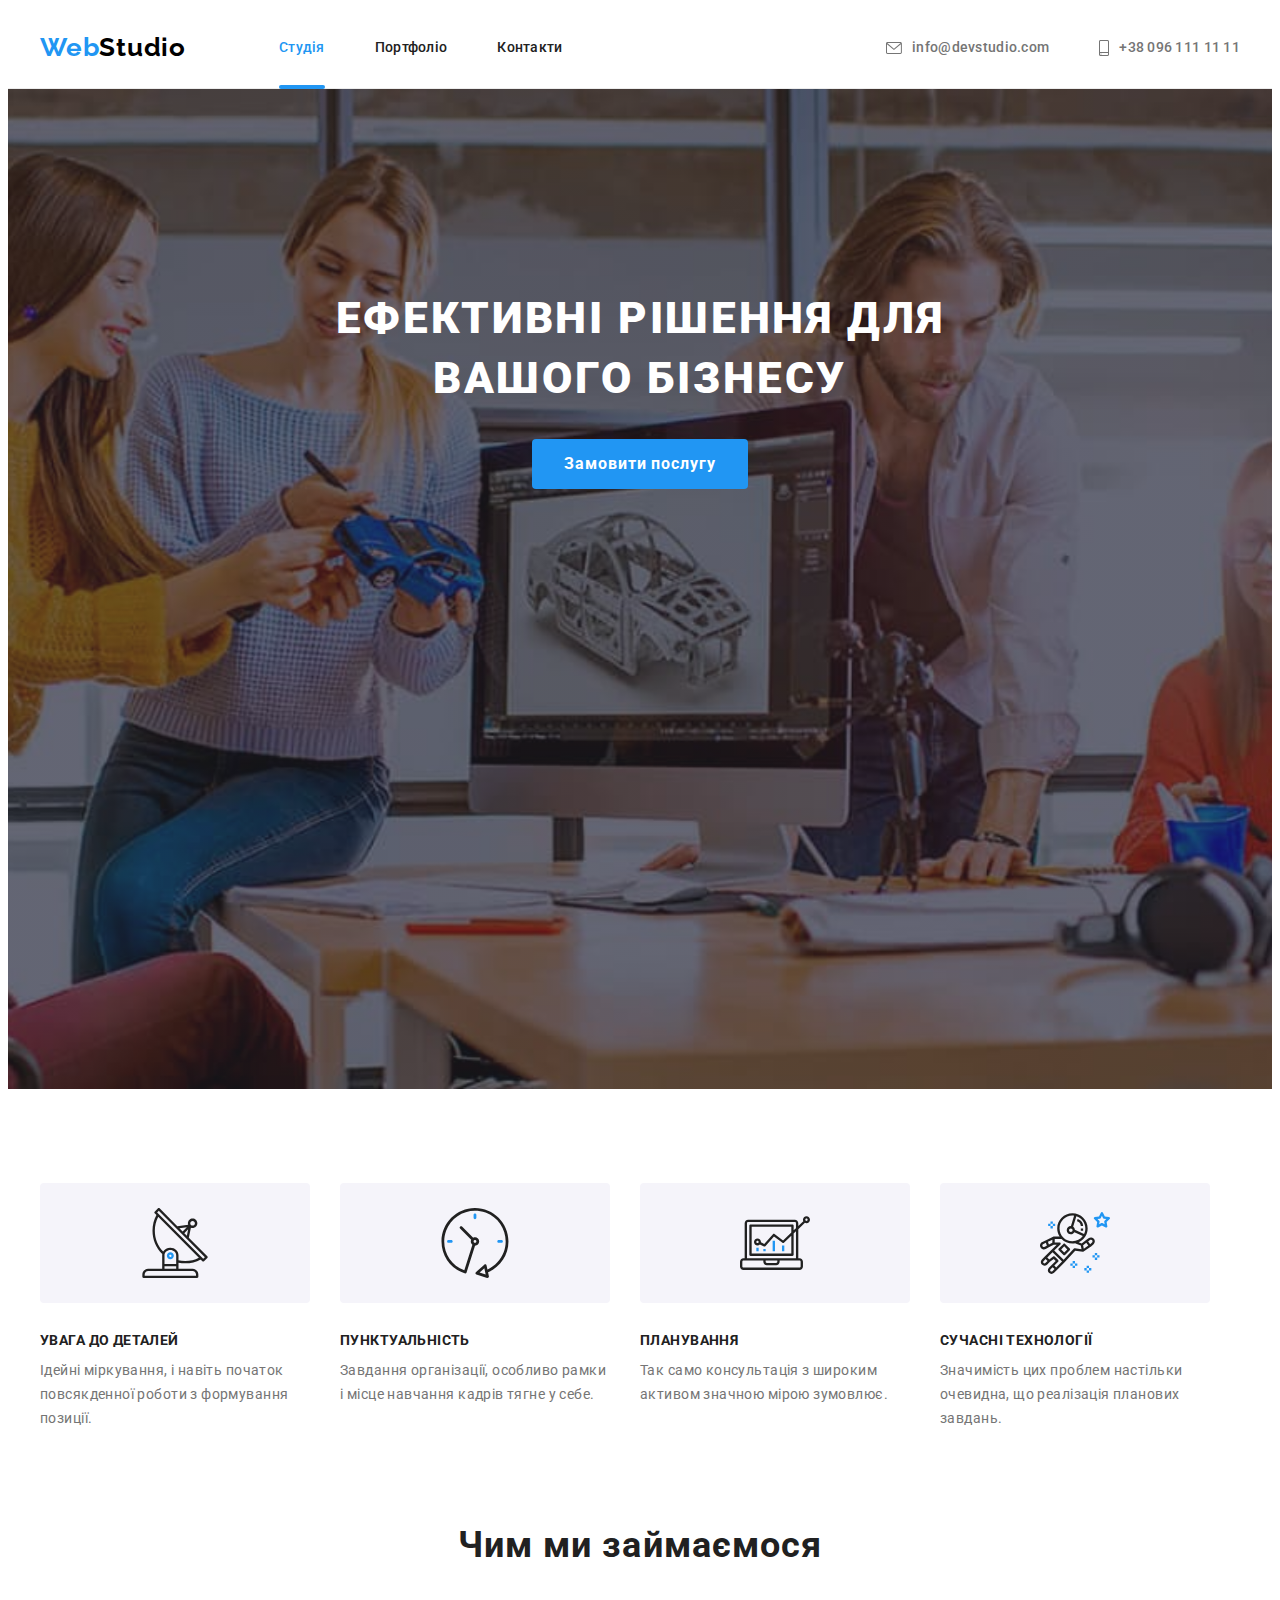
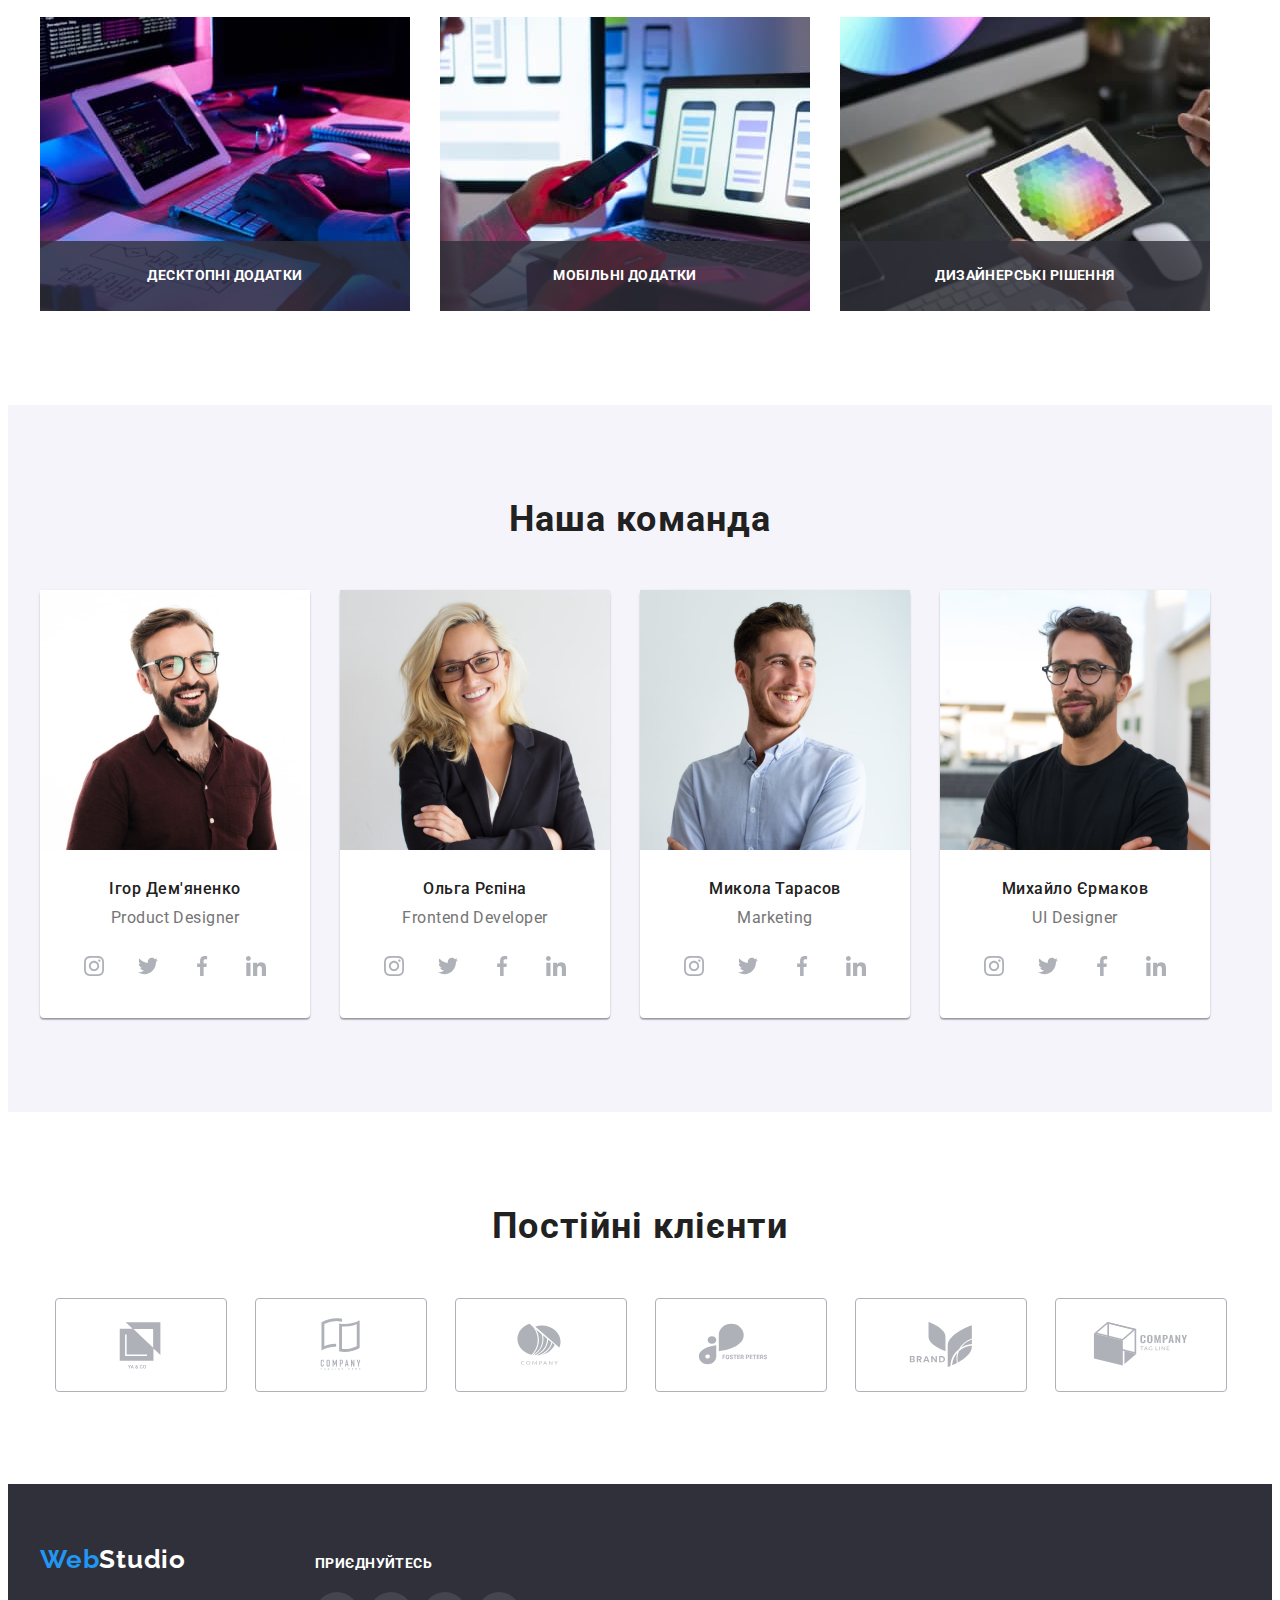
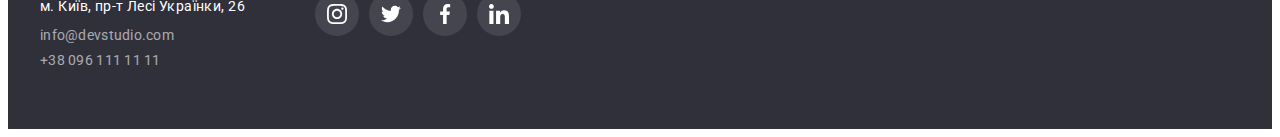
<file: index.html>
<!DOCTYPE html>
<html lang="uk">
<head>
    <meta charset="UTF-8">
    <meta http-equiv="X-UA-Compatible" content="IE=edge">
    <meta name="viewport" content="width=device-width, initial-scale=1.0">
    <title>Document</title>
    <link rel="preconnect" href="https://fonts.googleapis.com" />
    <link rel="preconnect" href="https://fonts.gstatic.com" crossorigin />
    <link href="https://fonts.googleapis.com/css2?family=Raleway:wght@700&family=Roboto:wght@400;500;700;900&display=swap" rel="stylesheet" />
    <!-- Modern-normalize -->
    <link rel="stylesheet" href="https://cdnjs.cloudflare.com/ajax/libs/modern-normalize/1.1.0/modern-normalize.min.css"
    integrity="sha512-wpPYUAdjBVSE4KJnH1VR1HeZfpl1ub8YT/NKx4PuQ5NmX2tKuGu6U/JRp5y+Y8XG2tV+wKQpNHVUX03MfMFn9Q=="
    crossorigin="anonymous" referrerpolicy="no-referrer" />
    <link rel="stylesheet" href="./css/styles.css" />
</head>

<body class="body-studio">
    <!--Шапка сайта-->
   <header class="header-studio">
    <div class="container hd-cont">
    
        <a href="./index.html" class="logo" lang="en"><span class="logo-web">Web</span>Studio</a>
    <nav>
        <ul class="site-nav-list">
            <li class="header-item"><a href="./index.html" class="site-nav-link-act act">Студія</a></li>
            <li class="header-item"><a href="./portfolio.html" class="site-nav-link">Портфоліо</a></li>
            <li class="header-item"><a href="" class="site-nav-link">Контакти</a></li>
        </ul> 
    </nav>
    <ul class="list-contact">
        <li class="list-contact-item"><a href="mailto:info@devstudio.com" class="list-contact-link"><svg class="heder-soc-icon" width="16" height="12">
            <use xlink:href="./images/portfolioimg/hw-4/symbol-defs.svg#email"></use></svg>info@devstudio.com</a></li>
        <li class="list-contact-item"><a href="tel:+380961111111" class="list-contact-link"><svg class="heder-soc-icon" width="10" height="16">
            <use xlink:href="./images/portfolioimg/hw-4/symbol-defs.svg#phone"></use></svg>+38 096 111 11 11</a></li>
    </ul>
    </div>
   </header>

    <main class="main-studio">
    <section class="hero bg-hero">
    <div class="hero-container">
        <h1 class="hero-full">Ефективні рішення для вашого бізнесу</h1>
        <button class="hero-full-button" name="choise" value="mainbutton" type="button" data-modal-open>Замовити послугу</button>
    </div>
    <!-- МОДАЛЬНОЕ ОКНО -->
    <div class="backdrop is-hidden" data-modal>
        <div class="modal">
            <button type="button" class="modal-btn" data-modal-close>
                <svg class="modal-icon" width="18" height="18">
                    <use xlink:href="./images/portfolioimg/hw-4/symbol-defs.svg#close"></use>
                </svg>
            </button>
        </div>
    </div>
    </section>

    <section class="section-feature">
        <div class="container">
            <h2 class="visually-hidden">особливості</h2>
            <ul class="section-feature-list">
                <li class="section-feature-item">
                    <div class="directions-link">
                        <svg class="directions-icon" width="70" height="70">
                            <use xlink:href="./images/portfolioimg/hw-4/symbol-defs.svg#antenna"></use>
                        </svg>
                    </div>
                    <h3 class="section-feature-item-title">Увага до деталей</h3> 
                    <p class="section-feature-item-p">Ідейні міркування, і навіть початок повсякденної роботи з формування позиції.</p>
                </li>
                <li class="section-feature-item">
                    <div class="directions-link">
                        <svg class="directions-icon" width="70" height="70">
                            <use xlink:href="./images/portfolioimg/hw-4/symbol-defs.svg#clock"></use>
                        </svg>
                    </div>
                    <h3 class="section-feature-item-title">Пунктуальність</h3>
                    <p class="section-feature-item-p">Завдання організації, особливо рамки і місце навчання кадрів тягне у себе.</p>
                </li>
                <li class="section-feature-item">
                    <div class="directions-link">
                        <svg class="directions-icon" width="70" height="70">
                            <use xlink:href="./images/portfolioimg/hw-4/symbol-defs.svg#diagram"></use>
                        </svg>
                    </div>
                    <h3 class="section-feature-item-title">Планування</h3>
                    <p class="section-feature-item-p">Так само консультація з широким активом значною мірою зумовлює.</p>
                </li>
                <li class="section-feature-item">
                    <div class="directions-link">
                        <svg class="directions-icon" width="70" height="70">
                            <use xlink:href="./images/portfolioimg/hw-4/symbol-defs.svg#astronaut"></use>
                        </svg>
                    </div>
                    <h3 class="section-feature-item-title">Сучасні технології</h3>
                    <p class="section-feature-item-p">Значимість цих проблем настільки очевидна, що реалізація планових завдань.</p>
                </li>
            </ul>
        </div>
    </section>
        <section class="section-services">
            <div class="container">
            <h2 class="section-services-title">Чим ми займаємося</h2>
            <ul class="section-services-works-list">
                <li class="section-services-img">
                    <div class="box-features-imgtext">
                    <img src="./images/img.jpg" class="section-services-works-foto" alt="чоловічі руки пишуть код" width="370" height="294">
                <p class="features-imgtext">Десктопні додатки</p></div></li>
                <li class="section-services-img">
                    <div class="box-features-imgtext">
                    <img src="./images/img(1).jpg" class="section-services-works-foto" alt="жіночі руки тримають телефон" width="370" height="294">
                <p class="features-imgtext">Мобільні додатки</p></div></li>
                <li class="section-services-img">
                    <div class="box-features-imgtext">
                    <img src="./images/img(2).jpg" class="section-services-works-foto" alt="жіночі руки тримають планшет та малюють на ньому" width="370" height="294">
                <p class="features-imgtext">Дизайнерські рішення</p></div></li>
            </ul>
            </div>
        </section>
        <section class="section-team">
        <div class="container">
            <h2 class="section-team-title">Наша команда</h2>
            <ul class="section-team-working-people">
                <li class="section-team-list">
                    <img src="./images/imgw.jpg" class="section-team-foto" alt="світловолосий чоловік в окулярах та червоній сорочці" width="270" height="260">
                    <div class="team-working">
                    <h3 class="section-team-name">Ігор Дем'яненко</h3>
                    <p class="section-team-profession" lang="en">Product Designer</p>
                    <ul class="team-social-networks">
                        <li class="team-social-networks-item">
                            <a class="team-social-networks-item-link" href="#">
                                <svg class="icon-link" width="20" height="20"><use href="./images/portfolioimg/hw-4/symbol-defs.svg#instagram"></use></svg>
                            </a></li>
                        <li class="team-social-networks-item">
                            <a class="team-social-networks-item-link" href="#">
                                <svg class="icon-link" width="20" height="20"><use href="./images/portfolioimg/hw-4/symbol-defs.svg#twitter"></use></svg>
                            </a></li>
                        <li class="team-social-networks-item">
                            <a class="team-social-networks-item-link" href="#">
                                <svg class="icon-link" width="20" height="20"><use href="./images/portfolioimg/hw-4/symbol-defs.svg#facebook"></use></svg>
                            </a></li>
                        <li class="team-social-networks-item">
                            <a class="team-social-networks-item-link" href="#">
                                <svg class="icon-link" width="20" height="20"><use href="./images/portfolioimg/hw-4/symbol-defs.svg#linkedin"></use></svg>
                            </a></li>
                    </ul>
                    </div>
                </li>
                <li class="section-team-list">
                    <img src="./images/img(1w).jpg" class="section-team-foto" alt="світловолоса жінка в окулярах та чорному жакеті" width="270" height="260">
                    <div class="team-working">
                    <h3 class="section-team-name">Ольга Рєпіна</h3>
                    <p class="section-team-profession" lang="en">Frontend Developer</p>
                    <ul class="team-social-networks">
                        <li class="team-social-networks-item">
                            <a class="team-social-networks-item-link" href="#">
                                <svg class="icon-link" width="20" height="20">
                                    <use href="./images/portfolioimg/hw-4/symbol-defs.svg#instagram"></use>
                                </svg>
                            </a>
                        </li>
                        <li class="team-social-networks-item">
                            <a class="team-social-networks-item-link" href="#">
                                <svg class="icon-link" width="20" height="20">
                                    <use href="./images/portfolioimg/hw-4/symbol-defs.svg#twitter"></use>
                                </svg>
                            </a>
                        </li>
                        <li class="team-social-networks-item">
                            <a class="team-social-networks-item-link" href="#">
                                <svg class="icon-link" width="20" height="20">
                                    <use href="./images/portfolioimg/hw-4/symbol-defs.svg#facebook"></use>
                                </svg>
                            </a>
                        </li>
                        <li class="team-social-networks-item">
                            <a class="team-social-networks-item-link" href="#">
                                <svg class="icon-link" width="20" height="20">
                                    <use href="./images/portfolioimg/hw-4/symbol-defs.svg#linkedin"></use>
                                </svg>
                            </a>
                        </li>
                    </ul>
                    </div>
                </li>
                <li class="section-team-list">
                    <img src="./images/img(2w).jpg" class="section-team-foto" alt="світловолосий чоловік в білій сорочці" width="270" height="260">
                    <div class="team-working">
                    <h3 class="section-team-name">Микола Тарасов</h3>
                    <p class="section-team-profession" lang="en">Marketing</p>
                    <ul class="team-social-networks">
                        <li class="team-social-networks-item">
                            <a class="team-social-networks-item-link" href="#">
                                <svg class="icon-link" width="20" height="20">
                                    <use href="./images/portfolioimg/hw-4/symbol-defs.svg#instagram"></use>
                                </svg>
                            </a>
                        </li>
                        <li class="team-social-networks-item">
                            <a class="team-social-networks-item-link" href="#">
                                <svg class="icon-link" width="20" height="20">
                                    <use href="./images/portfolioimg/hw-4/symbol-defs.svg#twitter"></use>
                                </svg>
                            </a>
                        </li>
                        <li class="team-social-networks-item">
                            <a class="team-social-networks-item-link" href="#">
                                <svg class="icon-link" width="20" height="20">
                                    <use href="./images/portfolioimg/hw-4/symbol-defs.svg#facebook"></use>
                                </svg>
                            </a>
                        </li>
                        <li class="team-social-networks-item">
                            <a class="team-social-networks-item-link" href="#">
                                <svg class="icon-link" width="20" height="20">
                                    <use href="./images/portfolioimg/hw-4/symbol-defs.svg#linkedin"></use>
                                </svg>
                            </a>
                        </li>
                    </ul>
                    </div>
                </li>
                <li class="section-team-list">
                    <img src="./images/img(3w).jpg" class="section-team-foto" alt="темноволосий чоловік в окулярах та чорній сорочці" width="270" height="260">
                    <div class="team-working">
                    <h3 class="section-team-name">Михайло Єрмаков</h3>
                    <p class="section-team-profession" lang="en">UI Designer</p>
                    <ul class="team-social-networks">
                        <li class="team-social-networks-item">
                            <a class="team-social-networks-item-link" href="#">
                                <svg class="icon-link" width="20" height="20">
                                    <use href="./images/portfolioimg/hw-4/symbol-defs.svg#instagram"></use>
                                </svg>
                            </a>
                        </li>
                        <li class="team-social-networks-item">
                            <a class="team-social-networks-item-link" href="#">
                                <svg class="icon-link" width="20" height="20">
                                    <use href="./images/portfolioimg/hw-4/symbol-defs.svg#twitter"></use>
                                </svg>
                            </a>
                        </li>
                        <li class="team-social-networks-item">
                            <a class="team-social-networks-item-link" href="#">
                                <svg class="icon-link" width="20" height="20">
                                    <use href="./images/portfolioimg/hw-4/symbol-defs.svg#facebook"></use>
                                </svg>
                            </a>
                        </li>
                        <li class="team-social-networks-item">
                            <a class="team-social-networks-item-link" href="#">
                                <svg class="icon-link" width="20" height="20">
                                    <use href="./images/portfolioimg/hw-4/symbol-defs.svg#linkedin"></use>
                                </svg>
                            </a>
                        </li>
                    </ul>
                    </div>
                </li>
            </ul>
        </div>
        </section>
        <section class="section">
            <div class="container">
                <h1 class="section-services-title">Постійні клієнти</h1>
                <ul class="client-logo">
                    <li class="client-logo-item"><a class="client-logo-link" href="#"><svg class="icon-client-logo" width="106" height="60"><use href="./images/portfolioimg/hw-4/symbol-defs.svg#Logo"></use></svg></a></li>
                    <li class="client-logo-item"><a class="client-logo-link" href="#"><svg class="icon-client-logo" width="106" height="60"><use href="./images/portfolioimg/hw-4/symbol-defs.svg#Logo1"></use></svg></a></li>
                    <li class="client-logo-item"><a class="client-logo-link" href="#"><svg class="icon-client-logo" width="106" height="60"><use href="./images/portfolioimg/hw-4/symbol-defs.svg#Logo2"></use></svg></a></li>
                    <li class="client-logo-item"><a class="client-logo-link" href="#"><svg class="icon-client-logo" width="106" height="60"><use href="./images/portfolioimg/hw-4/symbol-defs.svg#Logo3"></use></svg></a></li>
                    <li class="client-logo-item"><a class="client-logo-link" href="#"><svg class="icon-client-logo" width="106" height="60"><use href="./images/portfolioimg/hw-4/symbol-defs.svg#Logo4"></use></svg></a></li>
                    <li class="client-logo-item"><a class="client-logo-link" href="#"><svg class="icon-client-logo" width="106" height="60"><use href="./images/portfolioimg/hw-4/symbol-defs.svg#Logo5"></use></svg></a></li>
                </ul>
            </div>

        </section>
    </main>

    <footer class="footer-studio">
        <div class="container footer-container">
        <div>
        <a href="./index.html" class="logo-footer" lang="en"><span class="logo-web">Web</span>Studio</a>
        <address class="footer-add-studio">
            <ul class="footer-studio-list">
                <li class="footer-item"><a href="" class="footer-studio-map">м. Київ, пр-т Лесі Українки, 26</a></li>
                <li class="footer-item"><a href="mailto:info@devstudio.com" class="footer-studio-contact">info@devstudio.com</a></li>
                <li class="footer-item"><a href="tel:+380961111111" class="footer-studio-contact">+38 096 111 11 11</a></li>
            </ul>
        </address>
        </div>
        <div class="goin">
            <p class="footer-goin">приєднуйтесь</p>
            <ul class="footer-soc-list list">
                <li class="footer-soc-item">
                    <a href="#" class="footer-soc-link">
                        <svg class="footer-soc-icon" width="20" height="20">
                            <use xlink:href="./images/portfolioimg/hw-4/symbol-defs.svg#instagram"></use>
                        </svg>
                    </a>
                </li>
                <li class="footer-soc-item list">
                    <a href="#" class="footer-soc-link">
                        <svg class="footer-soc-icon" width="20" height="20">
                            <use xlink:href="./images/portfolioimg/hw-4/symbol-defs.svg#twitter"></use>
                        </svg>
                    </a>
                </li>
                <li class="footer-soc-item list">
                    <a href="#" class="footer-soc-link">
                        <svg class="footer-soc-icon" width="20" height="20">
                            <use xlink:href="./images/portfolioimg/hw-4/symbol-defs.svg#facebook"></use>
                        </svg>
                    </a>
                </li>
                <li class="footer-soc-item list">
                    <a href="#" class="footer-soc-link">
                        <svg class="footer-soc-icon" width="20" height="20">
                            <use xlink:href="./images/portfolioimg/hw-4/symbol-defs.svg#linkedin"></use>
                        </svg>
                    </a>
                </li>
            </ul>
        </div>
        </div>
    </footer>
    <script src="./js/modal.js"></script>
</body>
</html>
</file>
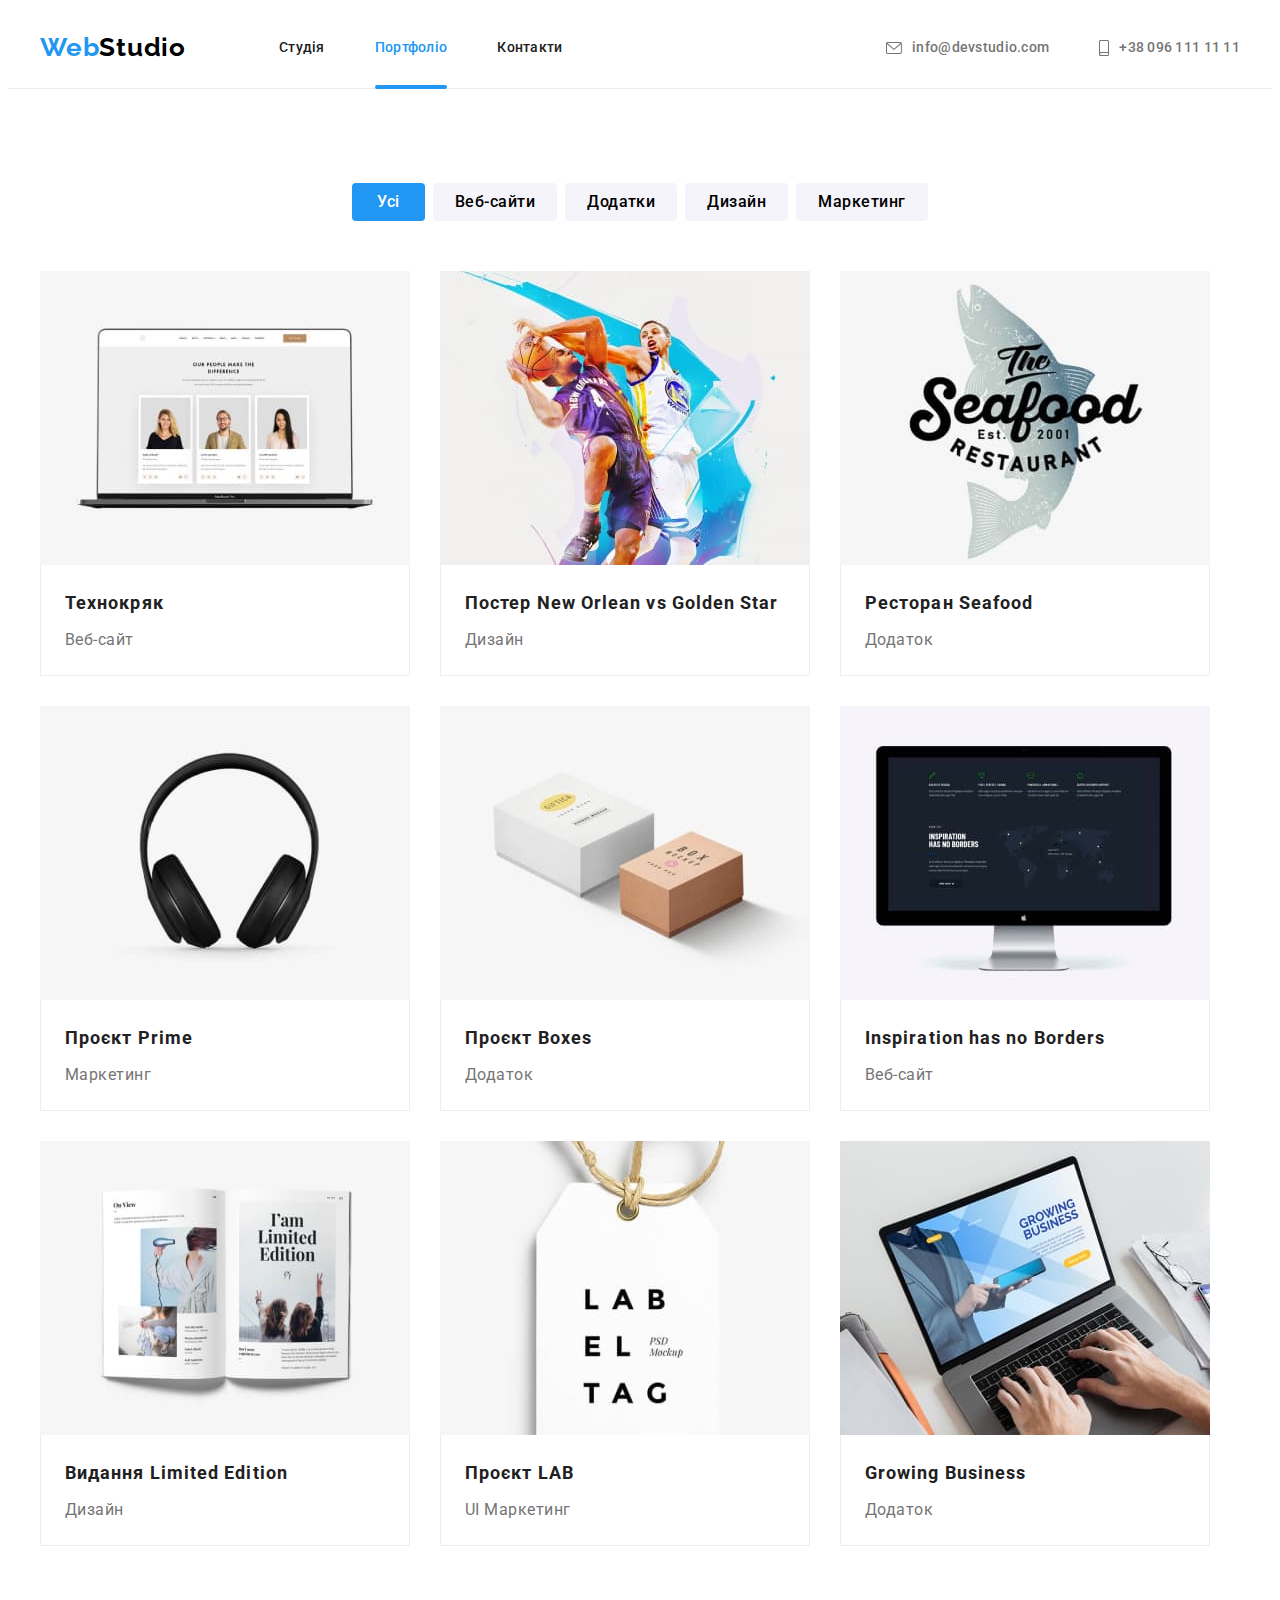
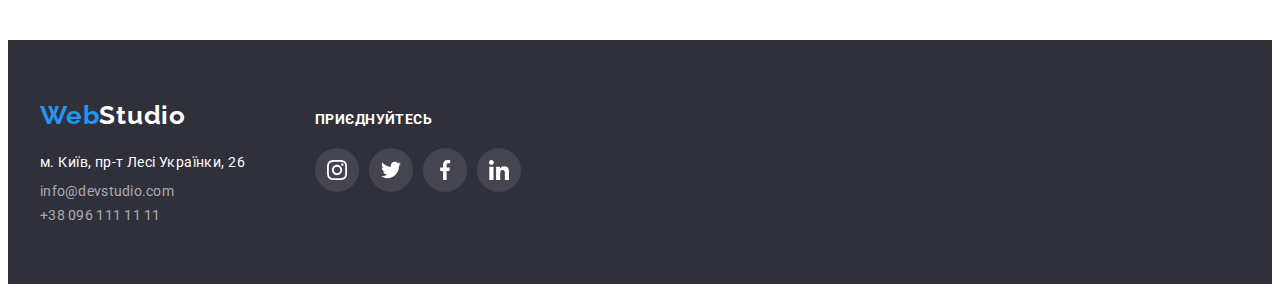
<file: portfolio.html>
<!DOCTYPE html>
<html lang="uk">
<head>
    <meta charset="UTF-8">
    <meta http-equiv="X-UA-Compatible" content="IE=edge">
    <meta name="viewport" content="width=device-width, initial-scale=1.0">
    <title>Document</title>
    <link rel="preconnect" href="https://fonts.googleapis.com" />
    <link rel="preconnect" href="https://fonts.gstatic.com" crossorigin />
    <link href="https://fonts.googleapis.com/css2?family=Raleway:wght@700&family=Roboto:wght@400;500;700;900&display=swap" rel="stylesheet" />
        <!-- Modern-normalize -->
    <link rel="stylesheet" href="https://cdnjs.cloudflare.com/ajax/libs/modern-normalize/1.1.0/modern-normalize.min.css"
    integrity="sha512-wpPYUAdjBVSE4KJnH1VR1HeZfpl1ub8YT/NKx4PuQ5NmX2tKuGu6U/JRp5y+Y8XG2tV+wKQpNHVUX03MfMFn9Q=="
    crossorigin="anonymous" referrerpolicy="no-referrer" />
    <link rel="stylesheet" href="./css/styles.css" />
</head>

<body class="body-studio">
    <!--Шапка сайта-->
<header class="header-studio">
    <div class="container hd-cont">
        <a href="./index.html" class="logo" lang="en"><span class="logo-web">Web</span>Studio</a>
    <nav>
        <ul class="site-nav-list">
            <li class="header-item"><a href="./index.html" class="site-nav-link">Студія</a></li>
            <li class="header-item"><a href="./portfolio.html" class="site-nav-link-act act">Портфоліо</a></li>
            <li class="header-item"><a href="" class="site-nav-link">Контакти</a></li>
        </ul>
    </nav>
        <ul class="list-contact">
            <li class="list-contact-item"><a href="mailto:info@devstudio.com" class="list-contact-link"><svg
                        class="heder-soc-icon" width="16" height="12">
                        <use xlink:href="./images/portfolioimg/hw-4/symbol-defs.svg#email"></use></svg>info@devstudio.com</a></li>
            <li class="list-contact-item"><a href="tel:+380961111111" class="list-contact-link"><svg
                        class="heder-soc-icon" width="10" height="16">
                        <use xlink:href="./images/portfolioimg/hw-4/symbol-defs.svg#phone"></use></svg>+38 096 111 11 11</a></li>
        </ul>
    </div>
</header>
    <main class="main-portfolio">
        <section class="portfolio-section">
            <div class="container">
            <h1 class="visually-hidden">наші послуги</h1>
            <ul class="portfolio-section-list">
                <li class="portfolio-sect-items"><button class="portfolio-button-act" name="choise" value="mainbutton" type="button">Усі</button></li>
                <li class="portfolio-sect-items"><button class="portfolio-button" name="choise" value="mainbutton" type="button">Веб-сайти</button></li>
                <li class="portfolio-sect-items"><button class="portfolio-button" name="choise" value="mainbutton" type="button">Додатки</button></li>
                <li class="portfolio-sect-items"><button class="portfolio-button" name="choise" value="mainbutton" type="button">Дизайн</button></li>
                <li class="portfolio-sect-items"><button class="portfolio-button" name="choise" value="mainbutton" type="button">Маркетинг</button></li>
            </ul>
            <ul class="portfolio-card-list">
                <li class="portfolio-card-item">
                    <a class="portfolio-card-item-link" href="#">
                        <div class="position-bord">
                    <img src="./images/portfolioimg/img.jpg" class="portfolio-card-item-foto" alt="фото трьох людей" width="370"
                        height="294">
                        <p class="bigbest-text">Ресурс пропонує комплексні пропозиції з різним рівнем функціоналу та сервісів. Все це дозволить відвідувачу отримати вичерпні відомості про компанію чи приватну особу.</p>
                        </div>
                        <div class="portfolio-cards">
                    <h2 class="portfolio-card-title">Технокряк</h2>
                    <p class="portfolio-card-text">Веб-сайт</p>
                    </div>
                    </a>
                </li>
                <li class="portfolio-card-item">
                    <a class="portfolio-card-item-link" href="#">
                        <div class="position-bord">
                    <img src="./images/portfolioimg/img(1).jpg" class="portfolio-card-item-foto" alt="два баскетлолиста" width="370"
                        height="294">
                        <p class="bigbest-text">Ресурс пропонує комплексні пропозиції з різним рівнем функціоналу та сервісів. Все це дозволить відвідувачу отримати вичерпні відомості про компанію чи приватну особу.</p>
                        </div>
                        <div class="portfolio-cards">
                    <h2 class="portfolio-card-title">Постер <span lang="en" class="subtitle-lang">New Orlean vs Golden Star</span></h2>
                    <p class="portfolio-card-text">Дизайн</p>
                    </div>
                    </a>
                </li>
                <li class="portfolio-card-item">
                    <a class="portfolio-card-item-link" href="#">
                        <div class="position-bord">
                    <img src="./images/portfolioimg/img(2).jpg" class="portfolio-card-item-foto" alt="логотіп ресторану" width="370"
                        height="294">
                        <p class="bigbest-text">Ресурс пропонує комплексні пропозиції з різним рівнем функціоналу та сервісів. Все це дозволить відвідувачу отримати вичерпні відомості про компанію чи приватну особу.</p>
                        </div>
                        <div class="portfolio-cards">
                    <h2 class="portfolio-card-title">Ресторан <span lang="en" class="subtitle-lang">Seafood</span></h2>
                    <p class="portfolio-card-text">Додаток</p>
                    </div>
                    </a>
                </li>
                <li class="portfolio-card-item">
                    <a class="portfolio-card-item-link" href="#">
                        <div class="position-bord">
                    <img src="./images/portfolioimg/img(3).jpg" class="portfolio-card-item-foto" alt="навушники" width="370"
                        height="294">
                        <p class="bigbest-text">Ресурс пропонує комплексні пропозиції з різним рівнем функціоналу та сервісів. Все це дозволить відвідувачу отримати вичерпні відомості про компанію чи приватну особу.</p>
                        </div>
                        <div class="portfolio-cards">
                    <h2 class="portfolio-card-title">Проєкт <span lang="en" class="subtitle-lang">Prime</span></h2>
                    <p class="portfolio-card-text">Маркетинг</p>
                    </div>
                    </a>
                </li>
                <li class="portfolio-card-item">
                    <a class="portfolio-card-item-link" href="#">
                        <div class="position-bord">
                    <img src="./images/portfolioimg/img(4).jpg" class="portfolio-card-item-foto" alt="дві коробки" width="370"
                        height="294">
                        <p class="bigbest-text">Ресурс пропонує комплексні пропозиції з різним рівнем функціоналу та сервісів. Все це дозволить відвідувачу отримати вичерпні відомості про компанію чи приватну особу.</p>
                        </div>
                        <div class="portfolio-cards">
                    <h2 class="portfolio-card-title">Проєкт <span lang="en" class="subtitle-lang">Boxes</span></h2>
                    <p class="portfolio-card-text">Додаток</p>
                    </div>
                    </a>
                </li>
                <li class="portfolio-card-item">
                    <a class="portfolio-card-item-link" href="#">
                        <div class="position-bord">
                    <img src="./images/portfolioimg/img(5).jpg" class="portfolio-card-item-foto" alt="монітор компьютера" width="370"
                        height="294">
                        <p class="bigbest-text">Ресурс пропонує комплексні пропозиції з різним рівнем функціоналу та сервісів. Все це дозволить відвідувачу отримати вичерпні відомості про компанію чи приватну особу.</p>
                        </div>
                        <div class="portfolio-cards">
                    <h2 class="portfolio-card-title" lang="en">Inspiration has no Borders</h2>
                    <p class="portfolio-card-text">Веб-сайт</p>
                    </div>
                    </a>
                </li>
                <li class="portfolio-card-item">
                    <a class="portfolio-card-item-link" href="#">
                        <div class="position-bord">
                    <img src="./images/portfolioimg/img(6).jpg" class="portfolio-card-item-foto" alt="розгорнута книга" width="370"
                        height="294">
                        <p class="bigbest-text">Ресурс пропонує комплексні пропозиції з різним рівнем функціоналу та сервісів. Все це дозволить відвідувачу отримати вичерпні відомості про компанію чи приватну особу.</p>
                        </div>
                        <div class="portfolio-cards">
                    <h2 class="portfolio-card-title">Видання <span lang="en" class="subtitle-lang">Limited Edition</span></h2>
                    <p class="portfolio-card-text">Дизайн</p>
                    </div>
                    </a>
                </li>
                <li class="portfolio-card-item">
                    <a class="portfolio-card-item-link" href="#">
                        <div class="position-bord">
                    <img src="./images/portfolioimg/img(7).jpg" class="portfolio-card-item-foto" alt="етикетка" width="370"
                        height="294">
                        <p class="bigbest-text">Ресурс пропонує комплексні пропозиції з різним рівнем функціоналу та сервісів. Все це дозволить відвідувачу отримати вичерпні відомості про компанію чи приватну особу.</p>
                        </div>
                        <div class="portfolio-cards">
                    <h2 class="portfolio-card-title">Проєкт <span lang="en" class="subtitle-lang">LAB</span></h2>
                    <p class="portfolio-card-text">UI Маркетинг</p>
                    </div>
                    </a>
                </li>
                <li class="portfolio-card-item">
                    <a class="portfolio-card-item-link" href="#">
                        <div class="position-bord">
                    <img src="./images/portfolioimg/img(8).jpg" class="portfolio-card-item-foto" alt="чоловічі руки працюють за ноутбуком" width="370"
                        height="294">
                        <p class="bigbest-text">Ресурс пропонує комплексні пропозиції з різним рівнем функціоналу та сервісів. Все це дозволить відвідувачу отримати вичерпні відомості про компанію чи приватну особу.</p>
                        </div>
                        <div class="portfolio-cards">
                    <h2 class="portfolio-card-title" lang="en">Growing Business</h2>
                    <p class="portfolio-card-text">Додаток</p>
                    </div>
                    </a>
                </li>
            </ul>
            </div>
        </section>
    </main>
    <footer class="footer-studio">
        <div class="container footer-container">
            <div>
                <a href="./index.html" class="logo-footer" lang="en"><span class="logo-web">Web</span>Studio</a>
                <address class="footer-add-studio">
                    <ul class="footer-studio-list">
                        <li class="footer-item"><a href="" class="footer-studio-map">м. Київ, пр-т Лесі Українки, 26</a>
                        </li>
                        <li class="footer-item"><a href="mailto:info@devstudio.com"
                                class="footer-studio-contact">info@devstudio.com</a></li>
                        <li class="footer-item"><a href="tel:+380961111111" class="footer-studio-contact">+38 096 111 11
                                11</a></li>
                    </ul>
                </address>
            </div>
            <div class="goin">
                <p class="footer-goin">приєднуйтесь</p>
                <ul class="footer-soc-list list">
                    <li class="footer-soc-item">
                        <a href="#" class="footer-soc-link">
                            <svg class="footer-soc-icon" width="20" height="20">
                                <use xlink:href="./images/portfolioimg/hw-4/symbol-defs.svg#instagram"></use>
                            </svg>
                        </a>
                    </li>
                    <li class="footer-soc-item list">
                        <a href="#" class="footer-soc-link">
                            <svg class="footer-soc-icon" width="20" height="20">
                                <use xlink:href="./images/portfolioimg/hw-4/symbol-defs.svg#twitter"></use>
                            </svg>
                        </a>
                    </li>
                    <li class="footer-soc-item list">
                        <a href="#" class="footer-soc-link">
                            <svg class="footer-soc-icon" width="20" height="20">
                                <use xlink:href="./images/portfolioimg/hw-4/symbol-defs.svg#facebook"></use>
                            </svg>
                        </a>
                    </li>
                    <li class="footer-soc-item list">
                        <a href="#" class="footer-soc-link">
                            <svg class="footer-soc-icon" width="20" height="20">
                                <use xlink:href="./images/portfolioimg/hw-4/symbol-defs.svg#linkedin"></use>
                            </svg>
                        </a>
                    </li>
                </ul>
            </div>
        </div>
    </footer>
</body>
</html>
</file>
<file: css/styles.css>
:root {
  --primary-color-text-fon: rgba(117, 117, 117, 1);
  --color-text: rgba(33, 33, 33, 1);
  --color-minitext-fon: rgba(255, 255, 255, 1);
  --color-button-text: rgba(33, 150, 243, 1);
  --hero-fon: rgba(47, 48, 58, 1);
  --fon-comand: rgba(245, 244, 250, 1);
  --footer-text: rgba(255, 255, 255, 0.6);
  --border-cards: rgba(238, 238, 238, 1);
  --act-button: rgba(24, 140, 232, 1);
  --header-bord: rgba(236, 236, 236, 1);
  --border-logo: rgba(175, 177, 184, 1);
  --overlay-background: rgba(0, 0, 0, 0.2);
  --modal-fich: rgb(255, 255, 255);
  --bg-cards: rgba(47, 48, 58, 0.8);
}
.body-studio {
  background-color: var(--color-minitext-fon);
  color: var(--primary-color-text-fon);
  font-family: roboto, sans-serif;
}
/* *,
*::before,
*::after {
  outline: 1px solid red;
} */
ul {
  list-style: none;
  margin: 0;
  padding: 0;
}
.container {
  width: 1200px;
  padding-left: 15px;
  padding-right: 15px;
  margin-left: auto;
  margin-right: auto;
}

h1,
h2,
h3,
h4,
h5,
h6,
p {
  margin: 0;
}

img {
  display: block;
  max-width: 100%;
  height: auto;
}
section {
  padding-top: 94px;
  padding-bottom: 94px;
}

/* Шапка сайта */

.header-studio {
  background-color: var(--color-minitext-fon);
  /* Встановить стилі нижньої рамки */
  border-bottom: 1px solid var(--header-bord);
}

.hd-cont {
  display: flex;
  align-items: center;
}
nav {
  display: flex;
  justify-content: center;
}
.header-item {
  margin-right: 50px;
}
.header-item:last-child {
  margin-right: 0;
}
.logo {
  padding-top: 24px;
  padding-bottom: 25px;
  display: inline-flex;
  margin-right: 93px;
  font-family: Raleway;
  font-size: 26px;
  font-weight: 700;
  line-height: 1.19;
  letter-spacing: 0.03em;
  color: rgba(0, 0, 0, 1);
  text-decoration: none;
}
.logo-web {
  color: var(--color-button-text);
}
.site-nav-list {
  display: flex;
  flex-direction: row;
}
.site-nav-link-act {
  display: inline-block;
  padding-top: 32px;
  padding-bottom: 32px;
  font-size: 14px;
  font-weight: 500;
  line-height: 1.14;
  letter-spacing: 0.02em;
  color: var(--color-button-text);
  text-decoration: none;
  position: relative;
  transition: color 250ms cubic-bezier(0.4, 0, 0.2, 1);
}
.site-nav-link-act:hover,
.site-nav-link-act:focus {
  color: var(--color-button-text);
}
.site-nav-link-act.act::after {
  content: '';
  position: absolute;
  bottom: -1px;
  left: 0;
  display: block;
  width: 100%;
  height: 4px;
  background-color: rgb(33, 150, 243);
  border-radius: 2px;
}
.site-nav-link {
  display: inline-block;
  padding-top: 32px;
  padding-bottom: 32px;
  font-size: 14px;
  font-weight: 500;
  line-height: 1.14;
  letter-spacing: 0.02em;
  color: var(--color-text);
  text-decoration: none;
  transition: color 250ms cubic-bezier(0.4, 0, 0.2, 1);
}
.site-nav-link:hover,
.site-nav-link:focus {
  color: var(--color-button-text);
}
.list-contact {
  margin-left: auto;
  display: flex;
  flex-direction: row;
}
.list-contact-item {
  margin-right: 50px;
}
.list-contact-item:last-child {
  margin-right: 0;
}
.list-contact-link {
  display: flex;
  align-items: center;
  padding-top: 32px;
  padding-bottom: 32px;
  font-size: 14px;
  font-weight: 500;
  line-height: 1.14;
  letter-spacing: 0.02em;
  color: var(--primary-color-text-fon);
  text-decoration: none;
  transition: color 250ms cubic-bezier(0.4, 0, 0.2, 1);
}
.list-contact-link:hover,
.list-contact-link:focus {
  color: var(--color-button-text);
}
.heder-soc-icon {
  fill: var(--primary-color-text-fon);
  margin-right: 10px;
  transition: fill 250ms cubic-bezier(0.4, 0, 0.2, 1);
}
.list-contact-link:hover .heder-soc-icon,
.list-contact-link:focus .heder-soc-icon {
  fill: var(--color-button-text);
}

/* main  */

/* Секция hero */

.hero {
  padding-top: 200px;
  padding-bottom: 200px;
}
.bg-hero {
  max-width: 1600px;
  min-height: 600px;
  margin-left: auto;
  margin-right: auto;
  background-image: linear-gradient(to right, rgba(47, 48, 58, 0.4), rgba(47, 48, 58, 0.4)), url(../images/Img\(background\).jpg);
  background-repeat: no-repeat;
  background-position: center;
  background-size: cover;
  background-color: var(--hero-fon);
}

.hero > .hero-container {
  text-align: center;
  width: 700px;
  padding-left: 15px;
  padding-right: 15px;
  margin-left: auto;
  margin-right: auto;
}
.hero-full {
  font-size: 44px;
  font-weight: 900;
  line-height: 1.36;
  letter-spacing: 0.06em;
  margin-bottom: 30px;
  color: var(--color-minitext-fon);
}
.hero-full {
  text-transform: uppercase;
}

/* button */

.hero-full-button {
  font-family: inherit;
  font-size: 16px;
  font-weight: 700;
  line-height: 1.87;
  letter-spacing: 0.06em;
  border-radius: 4px;
  padding: 10px 32px;
  display: inline-block;
  min-width: 216px;
  text-align: center;
  border: 0px;
  cursor: pointer;
  color: var(--color-minitext-fon);
  background-color: var(--color-button-text);
  transition: background-color 250ms cubic-bezier(0.4, 0, 0.2, 1);
}
.hero-full-button:hover,
.hero-full-button:focus {
  background-color: var(--act-button);
}

/* Модальное окно */

.backdrop {
  position: fixed;
  top: 0;
  left: 0;
  width: 100%;
  height: 100%;
  background: var(--overlay-background);
  opacity: 1;
  transition: opacity 1400ms linear, visibility 1400ms linear;
}

.backdrop.is-hidden {
  opacity: 0;
  visibility: hidden;
  pointer-events: none;
}

.backdrop.is-hidden .modal {
  opacity: 0;
  visibility: hidden;
  pointer-events: none;
  transform: translate(-50%, -50%) scale(1) rotate(0deg);
  transition: opacity 1400ms linear, visibility 1400ms linear;
}

.modal {
  position: absolute;
  top: 50%;
  left: 50%;
  transform: translate(-50%, -50%);
  width: 528px;
  height: 581px;
  background: var(--modal-fich);
  box-shadow: 0px 1px 3px rgba(0, 0, 0, 0.12), 0px 1px 1px rgba(0, 0, 0, 0.14), 0px 2px 1px rgba(0, 0, 0, 0.2);
  border-radius: 4px;
  transition: transform 500ms ease-in-out;
}

.modal-btn {
  position: absolute;
  top: 8px;
  right: 8px;

  display: flex;
  align-items: center;
  justify-content: center;
  width: 30px;
  height: 30px;

  background: var(--modal-fich);
  border: 1px solid rgba(0, 0, 0, 0.1);
  border-radius: 50%;
  cursor: pointer;
}
/* .section-feature {
} */

.visually-hidden {
  position: absolute;
  width: 1px;
  height: 1px;
  margin: -1px;
  border: 0;
  padding: 0;
  white-space: nowrap;
  clip-path: inset(100%);
  clip: rect(0 0 0 0);
  overflow: hidden;
}
.section-feature-list {
  display: inline-flex;
}
.section-feature-item {
  flex-basis: 270px;
  margin-right: 30px;
}
.section-feature-item:last-child {
  margin-right: 0;
}

.directions-link {
  display: flex;
  align-items: center;
  justify-content: center;
  width: 270px;
  height: 120px;
  background: var(--fon-comand);
  border-radius: 4px;
  margin-bottom: 30px;
}

.directions-icon {
  fill: var(--border-logo);
}

.section-feature-item-title {
  margin-top: 0;
  margin-bottom: 10px;
  font-size: 14px;
  font-weight: 700;
  line-height: 1.14;
  letter-spacing: 0.03em;
  color: var(--color-text);
}
.section-feature-item-title {
  text-transform: uppercase;
}
.section-feature-item-p {
  margin-top: 0;
  margin-bottom: 0;
  font-size: 14px;
  line-height: 1.71;
  letter-spacing: 0.03em;
  color: var(--primary-color-text-fon);
}

/*  чим ми займаємося */

.section-services {
  padding-top: 0;
}

.section-services-title {
  margin-bottom: 50px;
  font-size: 36px;
  font-weight: 700;
  line-height: 1.16;
  letter-spacing: 0.03em;
  text-align: center;
  color: var(--color-text);
}
.section-services-works-list {
  display: flex;
  gap: 30px;
}
.section-services-img {
  display: flex;
}

/* .section-services-works-foto {} */

.box-features-imgtext {
  position: relative;
}
.features-imgtext {
  position: absolute;
  bottom: 0;
  width: 370px;
  height: 70px;
  /* padding-top: 27px;
  padding-bottom: 27px; */
  display: flex;
  justify-content: center;
  align-items: center;
  font-weight: 700;
  font-size: 14px;
  line-height: 1.14;
  text-align: center;
  letter-spacing: 0.03em;
  text-transform: uppercase;
  color: var(--color-minitext-fon);
  background: var(--bg-cards);
}

/* наша команда */

.section-team {
  text-align: center;
  background-color: var(--fon-comand);
}
.section-team-title {
  margin-bottom: 50px;
  font-size: 36px;
  font-weight: 700;
  line-height: 1.16;
  letter-spacing: 0.03em;
  text-align: center;
  color: var(--color-text);
}
.section-team-working-people {
  display: flex;
  gap: 30px;
}

.section-team-list {
  background-color: var(--color-minitext-fon);
  border-radius: 4px;
  width: 270px;
  box-shadow: 0px 1px 3px rgba(0, 0, 0, 0.12), 0px 1px 1px rgba(0, 0, 0, 0.14), 0px 2px 1px rgba(0, 0, 0, 0.2);
}

.section-team-list:last-child {
  margin-right: 0;
}

.team-working {
  display: flex;
  flex-direction: column;
  padding: 30px;
}

.section-team-foto {
  margin-top: 0;
}
.section-team-name {
  margin-bottom: 10px;
  font-size: 16px;
  font-weight: 500;
  line-height: 1.18;
  letter-spacing: 0.03em;
  color: var(--color-text);
}
.section-team-profession {
  font-size: 16px;
  line-height: 1.18;
  letter-spacing: 0.03em;
  margin-bottom: 16px;
}

/* Наша команда */

.team-social-networks {
  display: flex;
  justify-content: center;
}

.team-social-networks-item {
  width: 44px;
  height: 44px;
  margin-right: 10px;
}

.team-social-networks-item:last-child {
  margin-right: 0px;
}

.team-social-networks-item-link {
  display: flex;
  align-items: center;
  justify-content: center;
  width: 100%;
  height: 100%;
  border-radius: 50%;
  background-color: var(--color-minitext-fon);
  fill: var(--border-logo);
  transition: background-color 250ms cubic-bezier(0.4, 0, 0.2, 1), fill 250ms cubic-bezier(0.4, 0, 0.2, 1);
}

.team-social-networks-item-link:hover,
.team-social-networks-item-link:focus {
  background-color: var(--color-button-text);
  color: var(--color-minitext-fon);
  cursor: pointer;
}

.team-social-networks-item-link:hover .icon-link,
.team-social-networks-item-link:focus .icon-link {
  fill: var(--color-minitext-fon);
}

.icon-link {
  fill: rgb(175, 177, 184);
  transition: fill 250ms cubic-bezier(0.4, 0, 0.2, 1);
}

/* Постійні клієнти */

.client-logo {
  display: flex;
  justify-content: center;
  margin-top: 50px;
}
.client-logo-item {
  width: 170px;
  height: 92px;
  margin-right: 30px;
}
.client-logo-item:last-child {
  margin-right: 0px;
}

.client-logo-link {
  display: flex;
  align-items: center;
  justify-content: center;
  width: 100%;
  height: 100%;
  outline: transparent;
  border: 1px solid var(--border-logo);
  border-radius: 4px;
  background-color: var(--color-minitext-fon);
  transition: border-color 250ms cubic-bezier(0.4, 0, 0.2, 1), fill 250ms cubic-bezier(0.4, 0, 0.2, 1);
}
.icon-client-logo {
  fill: var(--border-logo);
  transition: fill 250ms cubic-bezier(0.4, 0, 0.2, 1);
}

.client-logo-link:hover,
.client-logo-link:focus {
  border: 1px solid var(--color-button-text);
}

.client-logo-link:hover .icon-client-logo,
.client-logo-link:focus .icon-client-logo {
  fill: var(--color-button-text);
}

/*  footer-studio */

.footer-studio {
  padding-bottom: 60px;
  padding-top: 60px;
  background-color: var(--hero-fon);
}
.logo-footer {
  display: flex;
  margin-bottom: 20px;
  font-family: raleway;
  font-size: 26px;
  font-weight: 700;
  line-height: 1.19;
  letter-spacing: 0.03em;
  color: var(--color-minitext-fon);
  text-decoration: none;
}
.footer-add-studio {
  font-style: normal;
}

/* .footer-studio-list .footer-studio-contact {
  transition: color 2950ms cubic-bezier(0.4, 0, 0.2, 1);
} */

.footer-item {
  margin-bottom: 9px;
  display: flex;
  flex-direction: column;
}
.footer-item:last-child {
  margin-bottom: 0;
}
.footer-studio-map {
  font-size: 14px;
  line-height: 1.71;
  letter-spacing: 0.03em;
  color: var(--color-minitext-fon);
  text-decoration: none;
  transition: color 250ms cubic-bezier(0.4, 0, 0.2, 1);
}
.footer-studio-map:hover,
.footer-studio-map:focus {
  color: var(--color-button-text);
}
.footer-studio-contact {
  font-size: 14px;
  font-weight: 400;
  line-height: 1.14;
  letter-spacing: 0.02em;
  color: var(--footer-text);
  text-decoration: none;
  transition: color 250ms cubic-bezier(0.4, 0, 0.2, 1);
}
.footer-studio-contact:hover,
.footer-studio-contact:focus {
  color: var(--color-button-text);
}

/* footer -link */

.footer-container {
  display: flex;
  align-items: baseline;
}
.goin {
  margin-left: 70px;
}

.footer-goin {
  font-weight: 700;
  font-size: 14px;
  line-height: 1.14;
  letter-spacing: 0.03em;
  text-transform: uppercase;
  color: var(--color-minitext-fon);
  margin-bottom: 20px;
}

.footer-soc-list {
  display: flex;
  justify-content: normal;
}

.footer-soc-item {
  width: 44px;
  height: 44px;
  margin-right: 10px;
}

.footer-soc-item:last-child {
  margin-right: 0px;
}

.footer-soc-link {
  display: flex;
  align-items: center;
  justify-content: center;
  width: 100%;
  height: 100%;
  border-radius: 50%;
  background-color: rgba(255, 255, 255, 0.1);
  transition: background-color 250ms cubic-bezier(0.4, 0, 0.2, 1);
}

.footer-soc-icon {
  fill: var(--color-minitext-fon);
  transition: fill 250ms cubic-bezier(0.4, 0, 0.2, 1);
}

.footer-soc-link:hover,
.footer-soc-link:focus {
  background-color: var(--color-button-text);
  cursor: pointer;
}

.footer-soc-link:hover .footer-soc-icon,
.footer-soc-link:focus .footer-soc-icon {
  fill: var(--color-minitext-fon);
}

/*  Portfolio */

/* .main-portfolio {}
.portfolio-section {} */

.portfolio-section-list {
  display: flex;
  justify-content: center;
  margin-bottom: 50px;
}

.portfolio-sect-items {
  display: inline flex;
  margin-right: 8px;
}
.portfolio-sect-items:last-child {
  margin-right: 0;
}
.portfolio-button {
  font-family: inherit;
  font-size: 16px;
  font-weight: 500;
  line-height: 1.62;
  letter-spacing: 0.03em;
  border-radius: 4px;
  padding: 6px 22px;
  display: inline-block;
  min-width: 73px;
  text-align: center;
  border: 0px;
  cursor: pointer;
  background-color: var(--fon-comand);
  transition: background-color 250ms cubic-bezier(0.4, 0, 0.2, 1), color 250ms cubic-bezier(0.4, 0, 0.2, 1),
    box-shadow 250ms cubic-bezier(0.4, 0, 0.2, 1);
}

.portfolio-button:hover,
.portfolio-button:focus {
  box-shadow: 0px 4px 4px rgba(0, 0, 0, 0.15);
  color: var(--color-minitext-fon);
  background-color: var(--color-button-text);
}

.portfolio-button-act {
  font-family: inherit;
  font-size: 16px;
  font-weight: 500;
  line-height: 1.62;
  letter-spacing: 0.03em;
  border-radius: 4px;
  cursor: pointer;
  border: 0px;
  display: inline-block;
  padding: 6px 25px;
  color: var(--color-minitext-fon);
  background-color: var(--color-button-text);
  transition: background-color 250ms cubic-bezier(0.4, 0, 0.2, 1), color 250ms cubic-bezier(0.4, 0, 0.2, 1),
    box-shadow 250ms cubic-bezier(0.4, 0, 0.2, 1);
}
.portfolio-button-act:hover,
.portfolio-button-act:focus {
  box-shadow: 0px 4px 4px rgba(0, 0, 0, 0.15);
  color: var(--color-minitext-fon);
  background-color: var(--color-button-text);
}

/* наши работы */

.portfolio-card-list {
  display: flex;
  flex-wrap: wrap;
  margin-right: -30px;
  margin-bottom: -30px;
}
.portfolio-card-item {
  width: 370px;
  margin-right: 30px;
  margin-bottom: 30px;
  /* transition: box-shadow 250ms cubic-bezier(0.4, 0, 0.2, 1); */
}

/* .portfolio-card-item:hover {
  box-shadow: 0px 1px 1px rgba(0, 0, 0, 0.12), 0px 4px 4px rgba(0, 0, 0, 0.06), 1px 4px 6px rgba(0, 0, 0, 0.16);
} */

.portfolio-card-item-link {
  display: inline-block;
  text-decoration: none;
  transition: box-shadow 250ms cubic-bezier(0.4, 0, 0.2, 1);
}

.portfolio-card-item-link:hover,
.portfolio-card-item-link:focus {
  box-shadow: 0px 1px 1px rgba(0, 0, 0, 0.12), 0px 4px 4px rgba(0, 0, 0, 0.06), 1px 4px 6px rgba(0, 0, 0, 0.16);
}
/* .portfolio-card-item-foto {} */

.portfolio-cards {
  padding: 20px 24px;
  border: 1px solid var(--border-cards);
  border-top: none;
}
.portfolio-card-title {
  margin-bottom: 4px;
  font-size: 18px;
  font-weight: 700;
  line-height: 2;
  letter-spacing: 0.06em;
  color: var(--color-text);
}
.portfolio-card-text {
  font-size: 16px;
  line-height: 1.87;
  letter-spacing: 0.03em;
  color: var(--primary-color-text-fon);
}
.position-bord {
  position: relative;
  overflow: hidden;
}
.bigbest-text {
  position: absolute;
  top: 0;
  font-weight: 400;
  font-size: 18px;
  line-height: 1.56;
  letter-spacing: 0.03em;
  color: rgb(255, 255, 255);
  background-color: rgba(33, 150, 243, 0.9);
  padding-top: 63px;
  padding-right: 24px;
  padding-bottom: 63px;
  padding-left: 24px;
  width: 100%;
  height: 100%;
  transform: translateY(101%);
  transition: transform 250ms ease-in;
}

.portfolio-card-item-link:hover .bigbest-text,
.portfolio-card-item-link:focus .bigbest-text {
  transform: translate(0);
}
</file>
